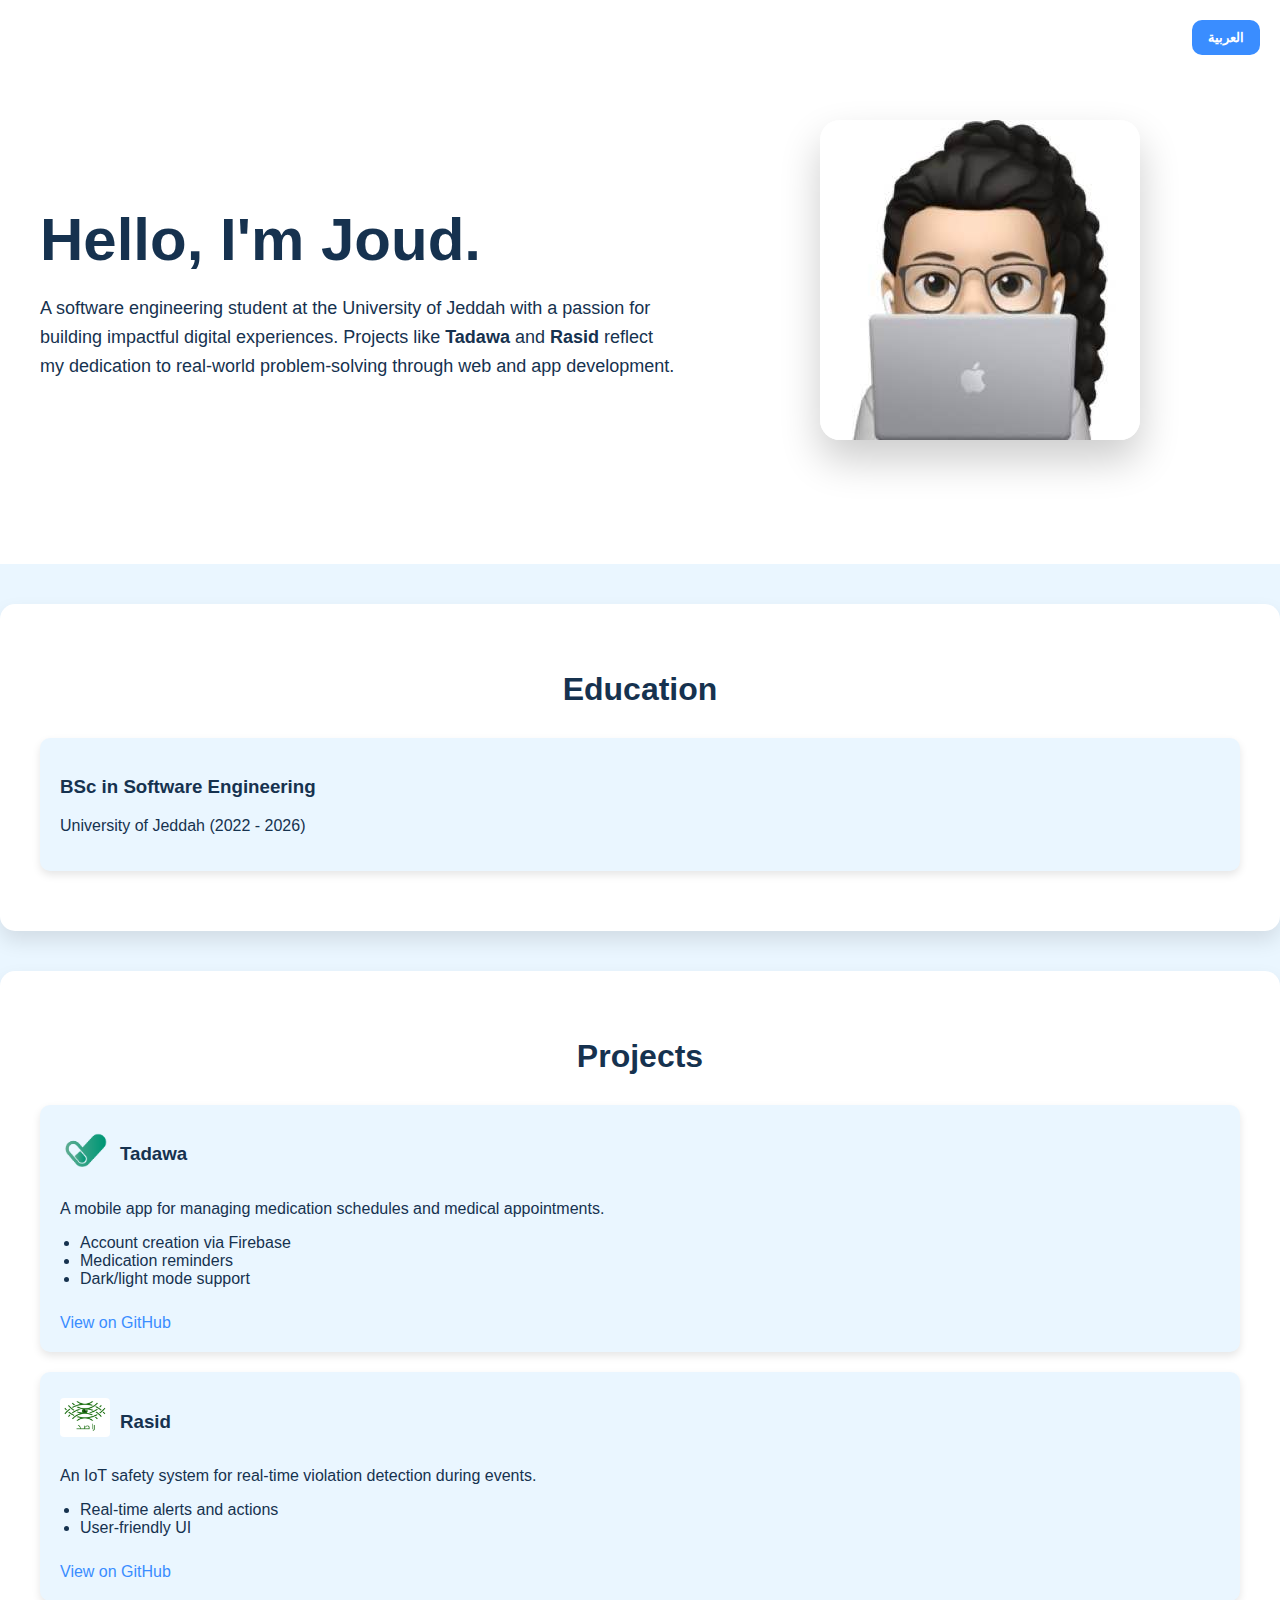
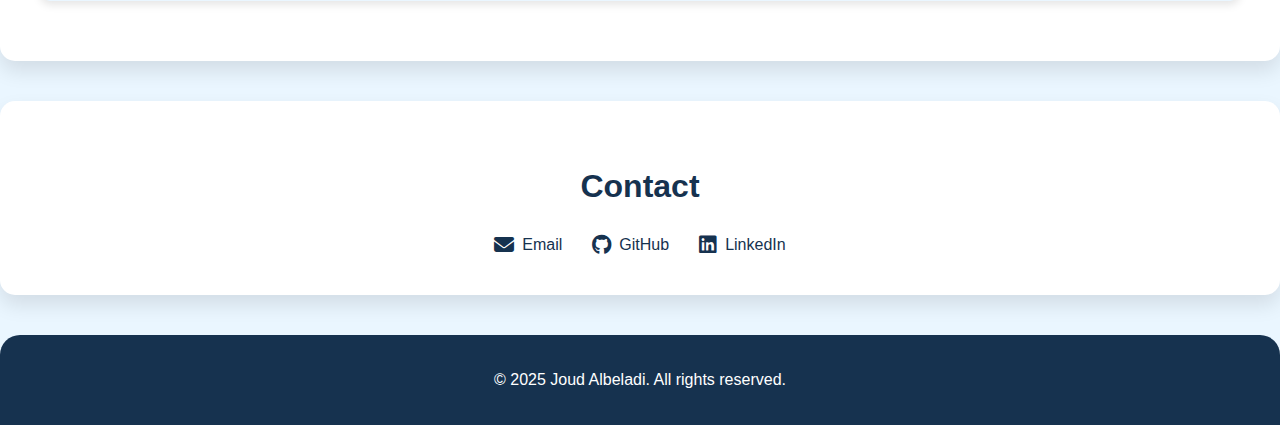
<file: index.html>
<!DOCTYPE html>
<html lang="en">

<head>
    <meta charset="UTF-8" />
    <meta name="viewport" content="width=device-width, initial-scale=1.0" />
    <title>Joud Albeladi | Portfolio</title>
    <link rel="stylesheet" href="styleSheet.css" />
    <link rel="stylesheet" href="https://cdnjs.cloudflare.com/ajax/libs/font-awesome/6.5.0/css/all.min.css" />
</head>

<body>
    <div class="language-switch">
        <button onclick="window.location.href='index-ar.html'">العربية</button>
    </div>

    <header class="header">
        <div class="container welcome">
            <div class="text">
                <h1>Hello, I'm Joud.</h1>
                <p>A software engineering student at the University of Jeddah with a passion for building impactful
                    digital experiences. Projects like <strong>Tadawa</strong> and <strong>Rasid</strong> reflect my
                    dedication to real-world problem-solving through web and app development.</p>
            </div>
            <div class="image">
                <img src="media/avatar.jpg" alt=" avatar" />
            </div>
        </div>
    </header>

    <main>
        <section class="education section">
            <h2>Education</h2>
            <div class="card">
                <h3>BSc in Software Engineering</h3>
                <p>University of Jeddah (2022 - 2026)</p>
            </div>
        </section>

        <section class="projects section">
            <h2>Projects</h2>
            <div class="card">
                <div class="project-header">
                    <img src="media/tadawaLogo.png" alt="Tadawa logo" class="logo" />
                    <h3>Tadawa</h3>
                </div>
                <p>A mobile app for managing medication schedules and medical appointments.</p>
                <ul>
                    <li>Account creation via Firebase</li>
                    <li>Medication reminders</li>
                    <li>Dark/light mode support</li>
                </ul>
                <a href="https://github.com/AreejAljuhani/Tadawa-app" target="_blank">View on GitHub</a>
            </div>

            <div class="card">
                <div class="project-header">
                    <img src="media/RasidLogo.png" alt="Rasid logo" class="logo" />
                    <h3>Rasid</h3>
                </div>
                <p>An IoT safety system for real-time violation detection during events.</p>
                <ul>
                    <li>Real-time alerts and actions</li>
                    <li>User-friendly UI</li>
                </ul>
                <a href="https://github.com/Majd-sud/RASID" target="_blank">View on GitHub</a>
            </div>
        </section>

        <section class="contact section">
            <h2>Contact</h2>
            <div class="social-links">
                <a href="mailto:ajoud7101@gmai.com" target="_blank"><i class="fas fa-envelope"></i> Email</a>
                <a href="https://github.com/joud-7101" target="_blank"><i class="fab fa-github"></i> GitHub</a>
                <a href="https://www.linkedin.com/in/joud-albeladi-b42479322/" target="_blank"><i
                        class="fab fa-linkedin"></i> LinkedIn</a>
            </div>
        </section>
    </main>

    <footer class="footer">
        <p>&copy; 2025 Joud Albeladi. All rights reserved.</p>
    </footer>
</body>

</html>
</file>
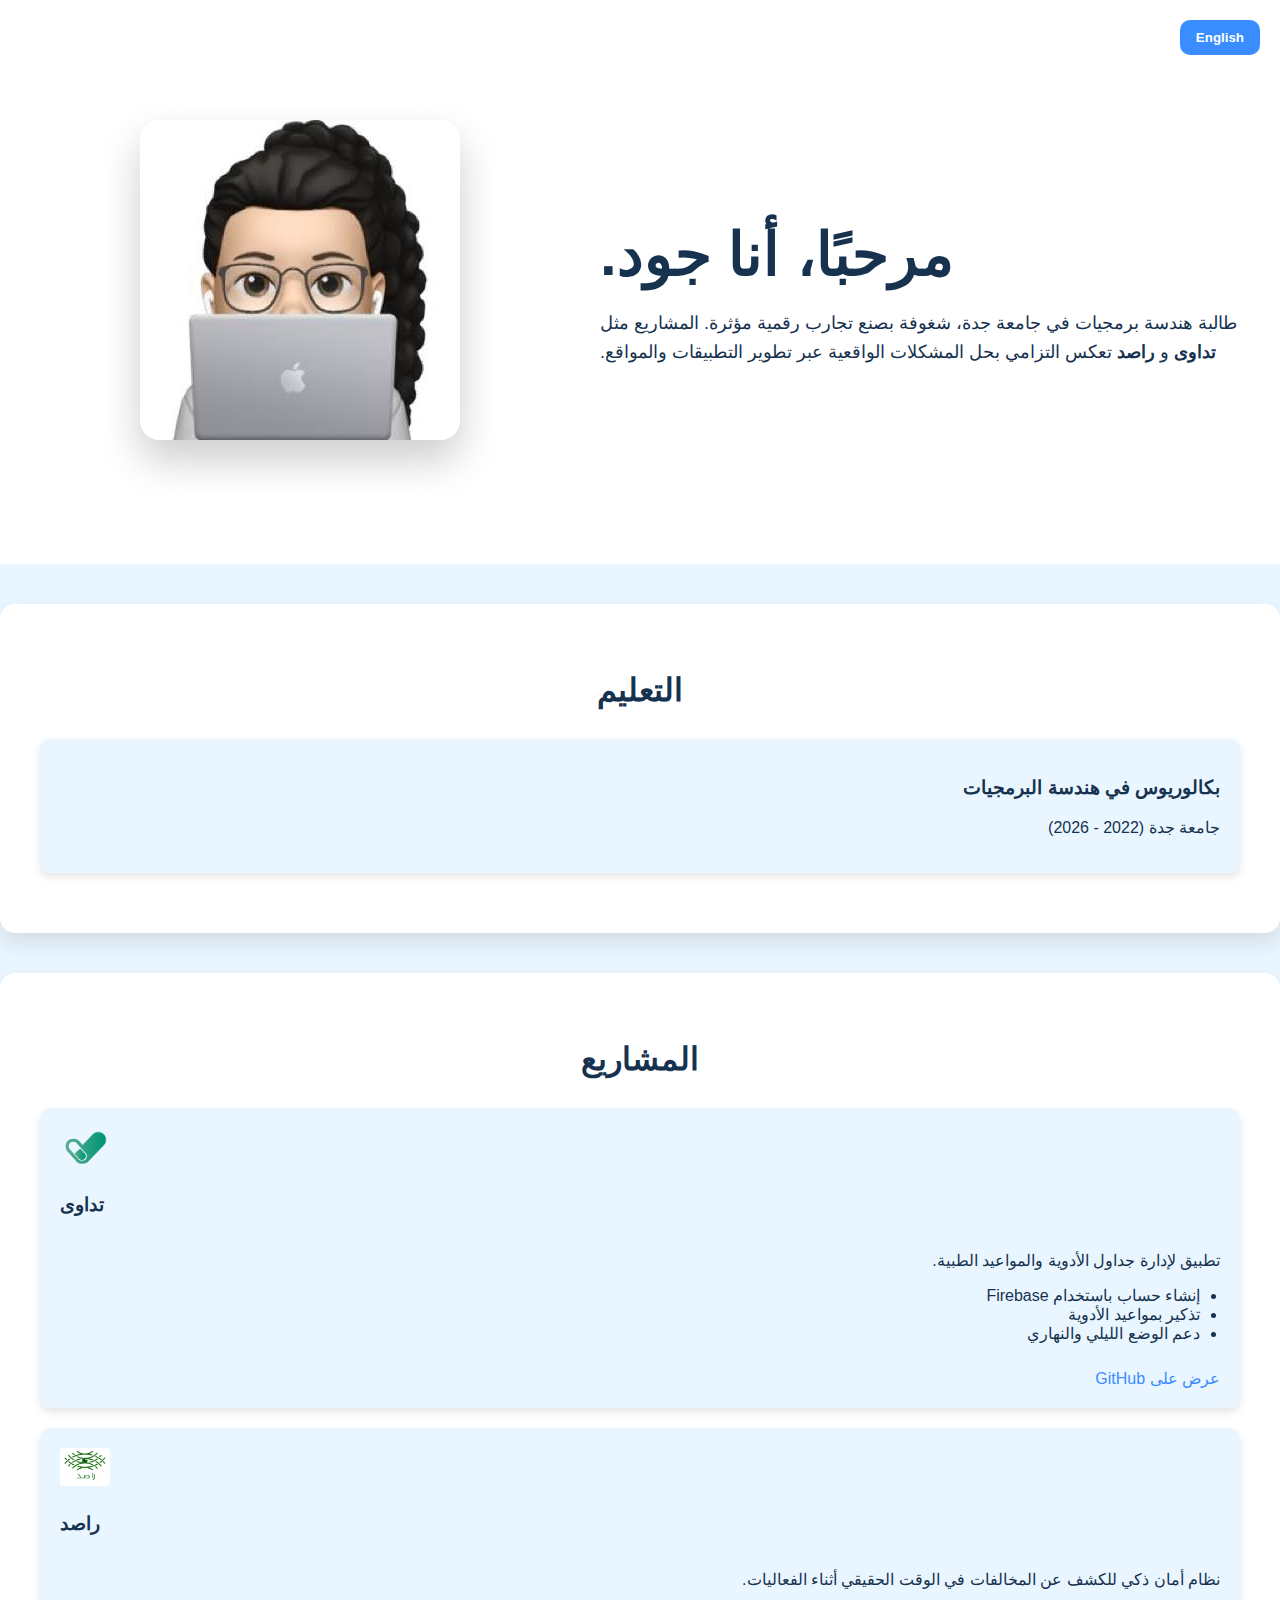
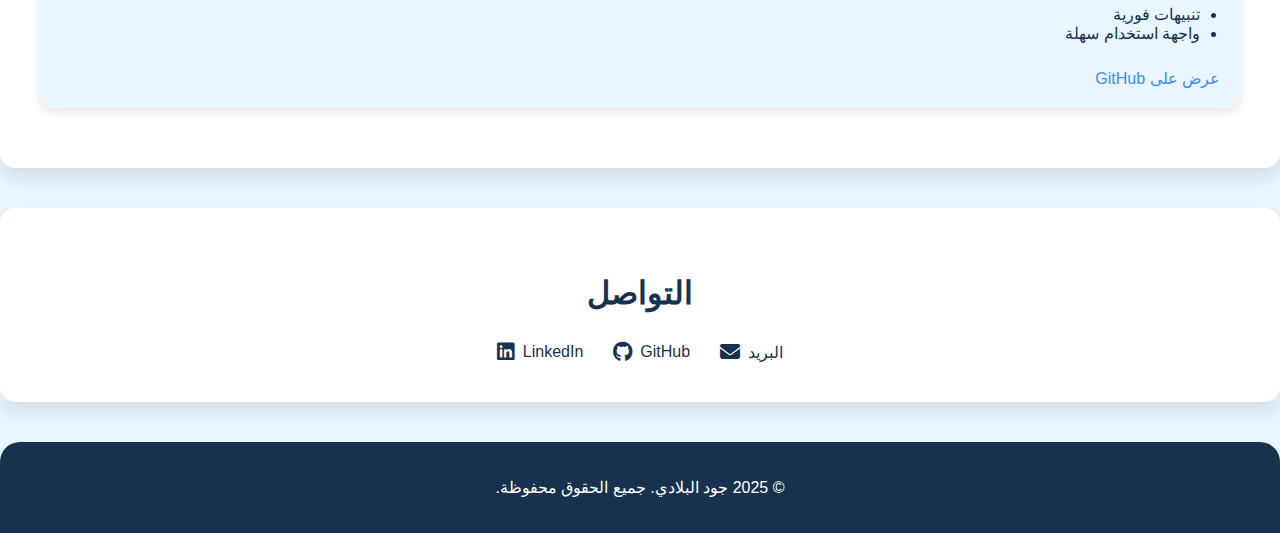
<file: index-ar.html>
<!DOCTYPE html>
<html lang="ar" dir="rtl">

<head>
    <meta charset="UTF-8" />
    <meta name="viewport" content="width=device-width, initial-scale=1.0" />
    <title>جود البلادي | سيرة ذاتية</title>
    <link rel="stylesheet" href="styleSheet.css" />
    <link rel="stylesheet" href="https://cdnjs.cloudflare.com/ajax/libs/font-awesome/6.5.0/css/all.min.css" />
</head>

<body>
    <div class="language-switch">
        <button onclick="window.location.href='index.html'">English</button>
    </div>

    <header class="header">
        <div class="container welcome">
            <div class="text">
                <h1>مرحبًا، أنا جود.</h1>
                <p>طالبة هندسة برمجيات في جامعة جدة، شغوفة بصنع تجارب رقمية مؤثرة. المشاريع مثل <strong>تداوى</strong> و
                    <strong>راصد</strong> تعكس التزامي بحل المشكلات الواقعية عبر تطوير التطبيقات والمواقع.
                </p>
            </div>
            <div class="image">
                <img src="media/avatar.jpg" alt="avatar" />
            </div>
        </div>
    </header>

    <main>
        <section class="education section">
            <h2>التعليم</h2>
            <div class="card">
                <h3>بكالوريوس في هندسة البرمجيات</h3>
                <p>جامعة جدة (2022 - 2026)</p>
            </div>
        </section>

        <section class="projects section">
            <h2>المشاريع</h2>
            <div class="card">
                <div class="project-header">
                    <div class="project-header-content">
                        <img src="media/tadawaLogo.png" alt="شعار تداوى" class="logo" />
                        <h3>تداوى</h3>
                    </div>
                </div>


                <p>تطبيق لإدارة جداول الأدوية والمواعيد الطبية.</p>
                <ul>
                    <li>إنشاء حساب باستخدام Firebase</li>
                    <li>تذكير بمواعيد الأدوية</li>
                    <li>دعم الوضع الليلي والنهاري</li>
                </ul>
                <a href="https://github.com/AreejAljuhani/Tadawa-app" target="_blank">عرض على GitHub</a>
            </div>

            <div class="card">
                <div class="project-header">
                    <div class="project-header-content">
                        <img src="media/RasidLogo.png" alt="شعار راصد" class="logo" />
                        <h3>راصد</h3>
                    </div>
                </div>

                <p>نظام أمان ذكي للكشف عن المخالفات في الوقت الحقيقي أثناء الفعاليات.</p>
                <ul>
                    <li>تنبيهات فورية</li>
                    <li>واجهة استخدام سهلة</li>
                </ul>
                <a href="https://github.com/Majd-sud/RASID" target="_blank">عرض على GitHub</a>
            </div>
        </section>

        <section class="contact section">
            <h2>التواصل</h2>
            <div class="social-links">
                <a href="mailto:ajoud7101@gmai.com" target="_blank"><i class="fas fa-envelope"></i> البريد</a>
                <a href="https://github.com/joud-7101" target="_blank"><i class="fab fa-github"></i> GitHub</a>
                <a href="https://www.linkedin.com/in/joud-albeladi-b42479322/" target="_blank"><i
                        class="fab fa-linkedin"></i> LinkedIn</a>
            </div>
        </section>
    </main>

    <footer class="footer">
        <p>&copy; 2025 جود البلادي. جميع الحقوق محفوظة.</p>
    </footer>
</body>

</html>
</file>
<file: styleSheet.css>
/* Base Styles */
body {
    font-family: 'Segoe UI', sans-serif;
    background-color: #EAF6FF;
    margin: 0;
    padding: 0;
    color: #16324F;
}

img {
    max-width: 100%;
    height: auto;
}

.container {
    max-width: 1200px;
    margin: 0 auto;
    padding: 20px;
}

.language-switch {
    position: absolute;
    top: 20px;
    right: 20px;
    z-index: 1000;
}

.language-switch button {
    background-color: #3A8DFF;
    color: #fff;
    border: none;
    padding: 10px 16px;
    border-radius: 10px;
    cursor: pointer;
    font-weight: bold;
}

.language-switch button:hover {
    background-color: #2a6dcc;
}

/* Header Section */
.header {
    background-color: #fff;
    padding: 100px 20px;
    display: flex;
    align-items: center;
    justify-content: center;
    text-align: left;
}

.welcome {
    display: flex;
    flex-wrap: wrap;
    align-items: center;
    gap: 40px;
}

.welcome .text {
    flex: 1 1 50%;
}

.welcome .text h1 {
    font-size: 60px;
    margin-bottom: 20px;
}

.welcome .text p {
    font-size: 18px;
    line-height: 1.6;
}

.welcome .image {
    flex: 1 1 40%;
    text-align: center;
}

.welcome img {
    border-radius: 20px;
    box-shadow: 0 20px 40px rgba(0, 0, 0, 0.2);
    transition: transform 0.3s;
}

.welcome img:hover {
    transform: scale(1.05);
}

/* Sections */
.section {
    background-color: #fff;
    margin: 40px auto;
    padding: 40px;
    border-radius: 15px;
    box-shadow: 0 10px 20px rgba(0, 0, 0, 0.1);
    transition: transform 0.3s ease, box-shadow 0.3s ease;
}

.section h2 {
    text-align: center;
    font-size: 32px;
    margin-bottom: 30px;
}

/* Cards */
.card {
    background-color: #EAF6FF;
    padding: 20px;
    border-radius: 10px;
    margin-bottom: 20px;
    box-shadow: 0 4px 8px rgba(0, 0, 0, 0.1);
    transition: box-shadow 0.3s;
}

.card:hover {
    box-shadow: 0 8px 16px rgba(0, 0, 0, 0.2);
}

.project-header {
    display: flex;
    align-items: center;
    gap: 10px;
    margin-bottom: 10px;
}

.project-header .logo {
    width: 32px;
    height: 32px;
    border-radius: 4px;
}

.card ul {
    padding-left: 20px;
    margin-top: 10px;
}

.card a {
    display: inline-block;
    margin-top: 10px;
    color: #3A8DFF;
    text-decoration: none;
}

.card a:hover {
    color: #284e6d;
}

/* Social Links */
.social-links {
    display: flex;
    justify-content: center;
    gap: 30px;
    flex-wrap: wrap;
    margin-top: 20px;
}

.social-links a {
    display: flex;
    align-items: center;
    gap: 8px;
    text-decoration: none;
    color: #16324F;
    font-weight: 500;
    font-size: 16px;
}

.social-links i {
    font-size: 20px;
}

/* Footer */
.footer {
    text-align: center;
    padding: 20px;
    background-color: #16324F;
    color: #fff;
    margin-top: 30px;
    border-top-left-radius: 20px;
    border-top-right-radius: 20px;
}

/* Responsive */
@media (max-width: 768px) {
    .welcome {
        flex-direction: column;
        text-align: center;
    }

    .welcome .text h1 {
        font-size: 40px;
    }

    .section {
        padding: 25px;
        margin: 20px;
    }

    .card {
        padding: 15px;
    }

    .social-links {
        flex-direction: column;
        gap: 20px;
    }
}

/* RTL Support */
html[dir="rtl"] {
    direction: rtl;
    text-align: right;
}

html[dir="rtl"] .project-header {
    flex-direction: column;
    /* Stack vertically */
    align-items: flex-end;
    /* Align to the right */
    text-align: right;
    /* Ensure text is right-aligned */
}


html[dir="rtl"] .social-links a {
    flex-direction: row-reverse;
}

html[dir="rtl"] .card ul {
    padding-right: 20px;
    padding-left: 0;
}

/* Stack the logo above the title and align right in RTL */
html[dir="rtl"] .project-header-content {
    display: flex;
    flex-direction: column;
    align-items: flex-end;
    text-align: right;
}

.project-header .logo {
    width: 50px;
    height: auto;
    margin-bottom: 8px;
}
</file>
